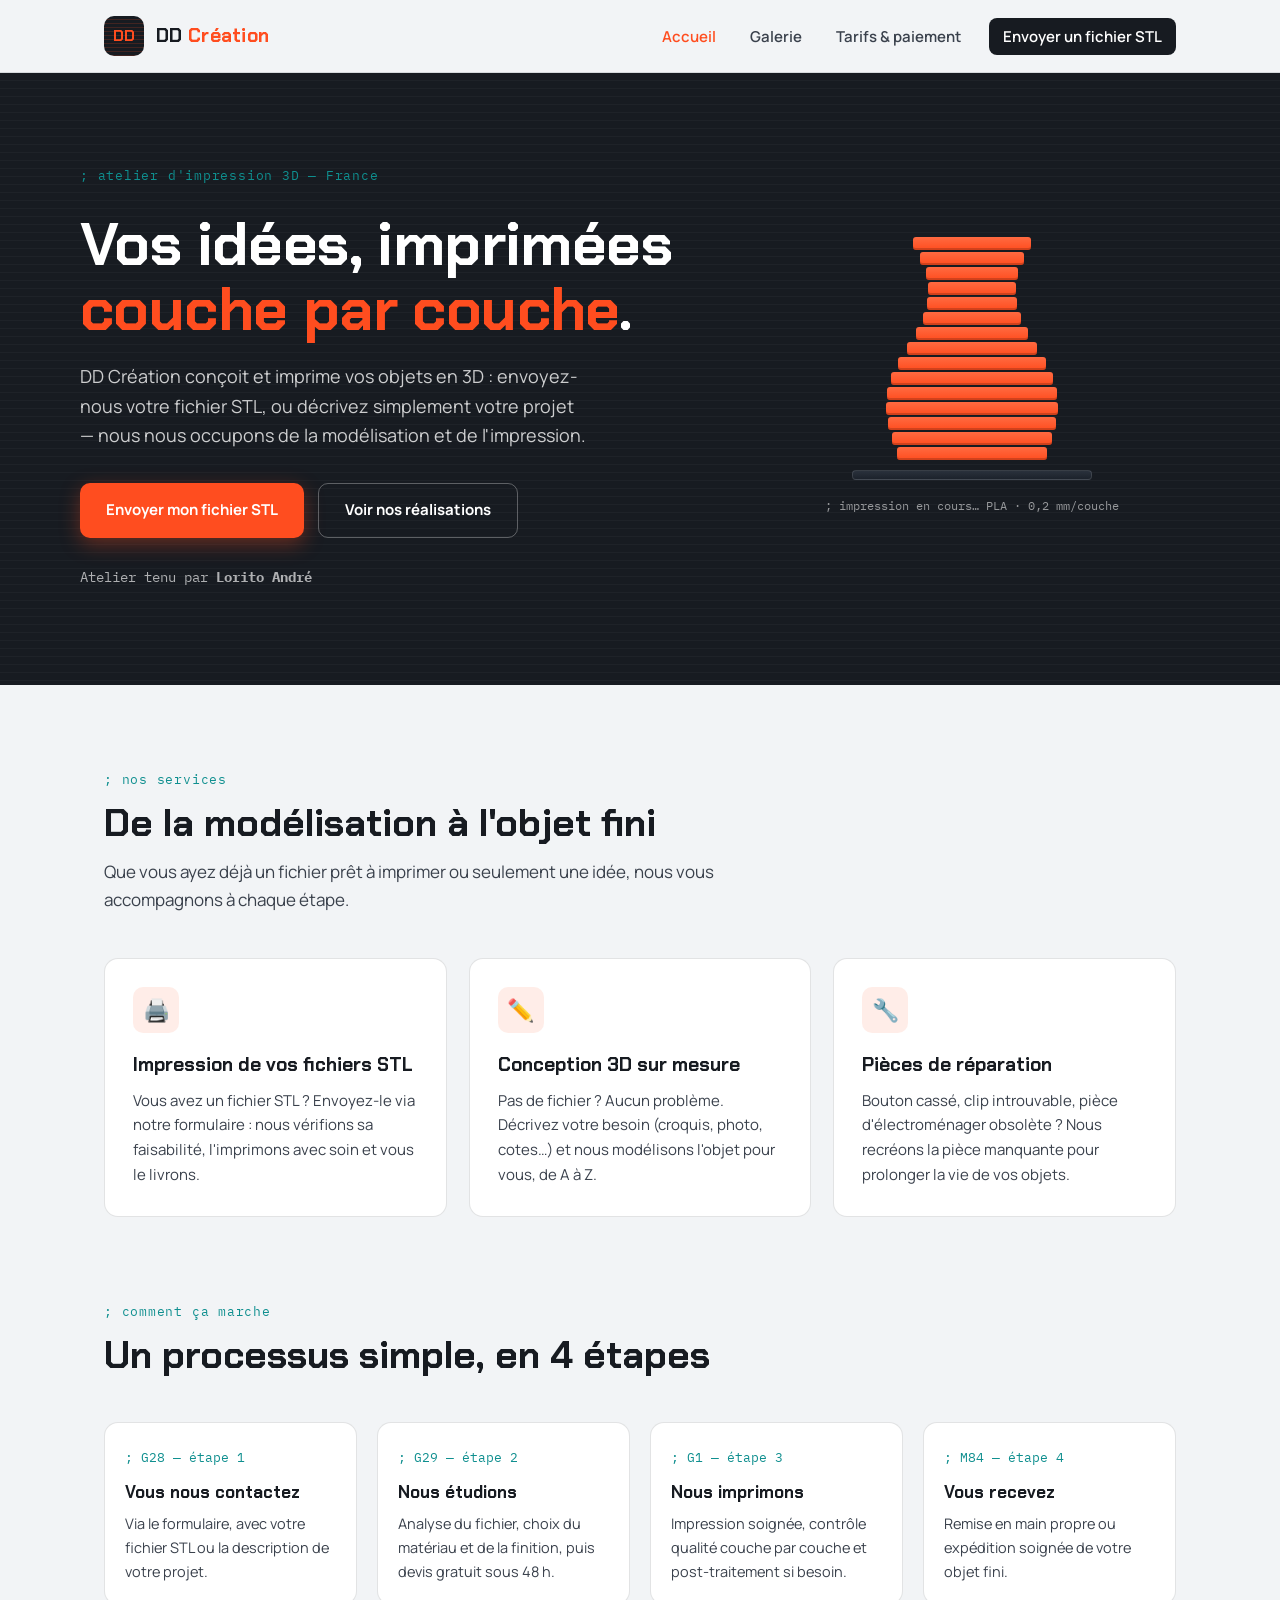
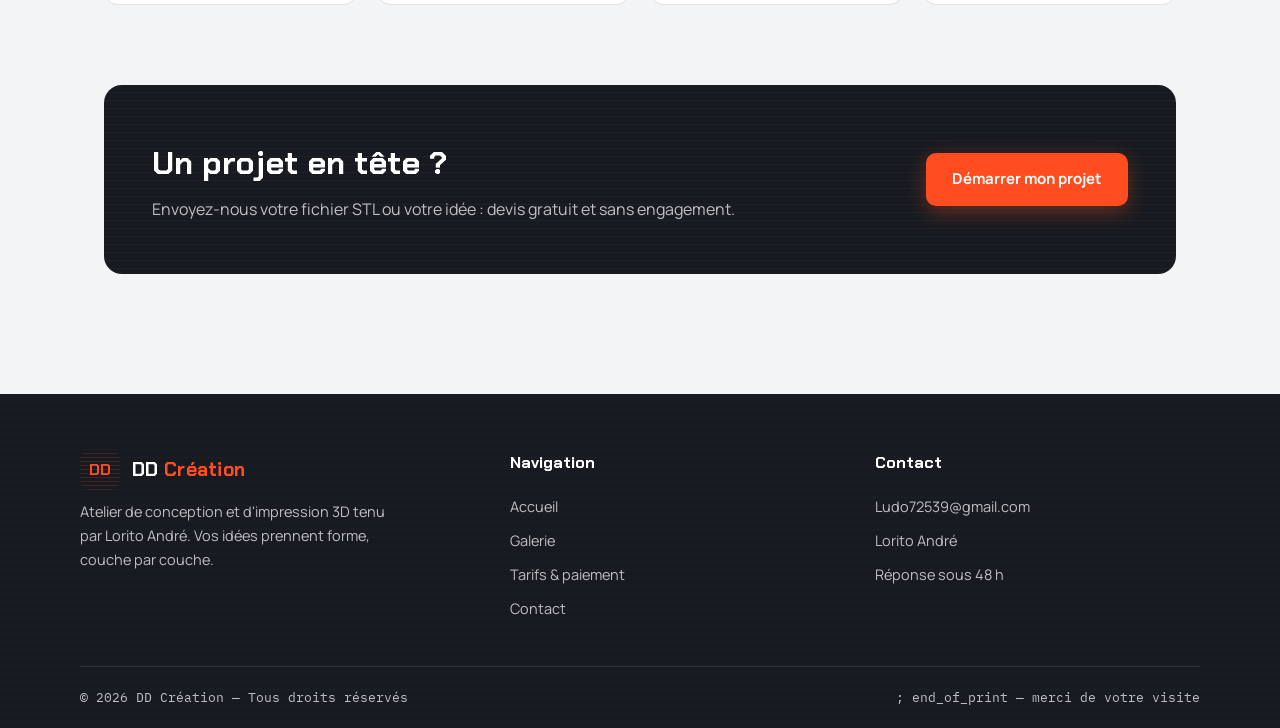
<file: index.html>
<!DOCTYPE html>
<html lang="fr">
<head>
  <meta charset="UTF-8">
  <meta name="viewport" content="width=device-width, initial-scale=1.0">
  <title>DD Création — Conception & impression 3D sur mesure</title>
  <meta name="description" content="DD Création, atelier d'impression 3D tenu par Lorito André. Envoyez votre fichier STL, nous l'imprimons. Conception d'objets 3D sur mesure.">
  <link rel="stylesheet" href="css/style.css">
</head>
<body>

  <header class="site-header">
    <div class="container nav">
      <a href="index.html" class="logo">
        <span class="logo-mark">DD</span>
        <span class="logo-name">DD <span>Création</span></span>
      </a>
      <button class="burger" aria-label="Ouvrir le menu" aria-expanded="false">
        <span></span><span></span><span></span>
      </button>
      <ul class="nav-links">
        <li><a href="index.html" class="active">Accueil</a></li>
        <li><a href="galerie.html">Galerie</a></li>
        <li><a href="paiement.html">Tarifs & paiement</a></li>
        <li><a href="contact.html" class="nav-cta">Envoyer un fichier STL</a></li>
      </ul>
    </div>
  </header>

  <!-- Bannière -->
  <section class="hero">
    <div class="container hero-inner">
      <div>
        <span class="eyebrow">; atelier d'impression 3D — France</span>
        <h1>Vos idées, imprimées <em>couche par couche</em>.</h1>
        <p class="lead">
          DD Création conçoit et imprime vos objets en 3D : envoyez-nous votre
          fichier STL, ou décrivez simplement votre projet — nous nous occupons
          de la modélisation et de l'impression.
        </p>
        <div class="hero-actions">
          <a href="contact.html" class="btn btn-primary">Envoyer mon fichier STL</a>
          <a href="galerie.html" class="btn btn-ghost">Voir nos réalisations</a>
        </div>
        <p class="owner" style="margin-top:28px;">Atelier tenu par <strong>Lorito André</strong></p>
      </div>

      <!-- Signature : impression animée -->
      <div class="printer-stage" aria-hidden="true">
        <div class="print-object" id="printObject"></div>
        <div class="print-bed"></div>
        <p class="print-caption">; impression en cours… PLA · 0,2 mm/couche</p>
      </div>
    </div>
  </section>

  <!-- Services -->
  <section class="section">
    <div class="container">
      <div class="section-head">
        <span class="eyebrow">; nos services</span>
        <h2>De la modélisation à l'objet fini</h2>
        <p>Que vous ayez déjà un fichier prêt à imprimer ou seulement une idée, nous vous accompagnons à chaque étape.</p>
      </div>
      <div class="grid-3">
        <article class="card">
          <div class="icon">🖨️</div>
          <h3>Impression de vos fichiers STL</h3>
          <p>Vous avez un fichier STL ? Envoyez-le via notre formulaire : nous vérifions sa faisabilité, l'imprimons avec soin et vous le livrons.</p>
        </article>
        <article class="card">
          <div class="icon">✏️</div>
          <h3>Conception 3D sur mesure</h3>
          <p>Pas de fichier ? Aucun problème. Décrivez votre besoin (croquis, photo, cotes…) et nous modélisons l'objet pour vous, de A à Z.</p>
        </article>
        <article class="card">
          <div class="icon">🔧</div>
          <h3>Pièces de réparation</h3>
          <p>Bouton cassé, clip introuvable, pièce d'électroménager obsolète ? Nous recréons la pièce manquante pour prolonger la vie de vos objets.</p>
        </article>
      </div>
    </div>
  </section>

  <!-- Étapes -->
  <section class="section" style="padding-top:0;">
    <div class="container">
      <div class="section-head">
        <span class="eyebrow">; comment ça marche</span>
        <h2>Un processus simple, en 4 étapes</h2>
      </div>
      <div class="steps">
        <div class="step">
          <span class="num">; G28 — étape 1</span>
          <h3>Vous nous contactez</h3>
          <p>Via le formulaire, avec votre fichier STL ou la description de votre projet.</p>
        </div>
        <div class="step">
          <span class="num">; G29 — étape 2</span>
          <h3>Nous étudions</h3>
          <p>Analyse du fichier, choix du matériau et de la finition, puis devis gratuit sous 48 h.</p>
        </div>
        <div class="step">
          <span class="num">; G1 — étape 3</span>
          <h3>Nous imprimons</h3>
          <p>Impression soignée, contrôle qualité couche par couche et post-traitement si besoin.</p>
        </div>
        <div class="step">
          <span class="num">; M84 — étape 4</span>
          <h3>Vous recevez</h3>
          <p>Remise en main propre ou expédition soignée de votre objet fini.</p>
        </div>
      </div>
    </div>
  </section>

  <!-- Bandeau CTA -->
  <section class="section" style="padding-top:0;">
    <div class="container">
      <div class="cta-band">
        <div>
          <h2>Un projet en tête ?</h2>
          <p>Envoyez-nous votre fichier STL ou votre idée : devis gratuit et sans engagement.</p>
        </div>
        <a href="contact.html" class="btn btn-primary">Démarrer mon projet</a>
      </div>
    </div>
  </section>

  <footer class="site-footer">
    <div class="container footer-inner">
      <div class="footer-brand">
        <a href="index.html" class="logo" style="color:#fff;">
          <span class="logo-mark">DD</span>
          <span class="logo-name">DD <span style="color:var(--accent);">Création</span></span>
        </a>
        <p>Atelier de conception et d'impression 3D tenu par Lorito André. Vos idées prennent forme, couche par couche.</p>
      </div>
      <div>
        <h4>Navigation</h4>
        <ul>
          <li><a href="index.html">Accueil</a></li>
          <li><a href="galerie.html">Galerie</a></li>
          <li><a href="paiement.html">Tarifs & paiement</a></li>
          <li><a href="contact.html">Contact</a></li>
        </ul>
      </div>
      <div>
        <h4>Contact</h4>
        <ul>
          <li><a href="mailto:Ludo72539@gmail.com">Ludo72539@gmail.com</a></li>
          <li>Lorito André</li>
          <li>Réponse sous 48 h</li>
        </ul>
      </div>
    </div>
    <div class="container footer-bottom">
      <span>© 2026 DD Création — Tous droits réservés</span>
      <span>; end_of_print — merci de votre visite</span>
    </div>
  </footer>

  <script src="js/script.js"></script>
</body>
</html>
</file>
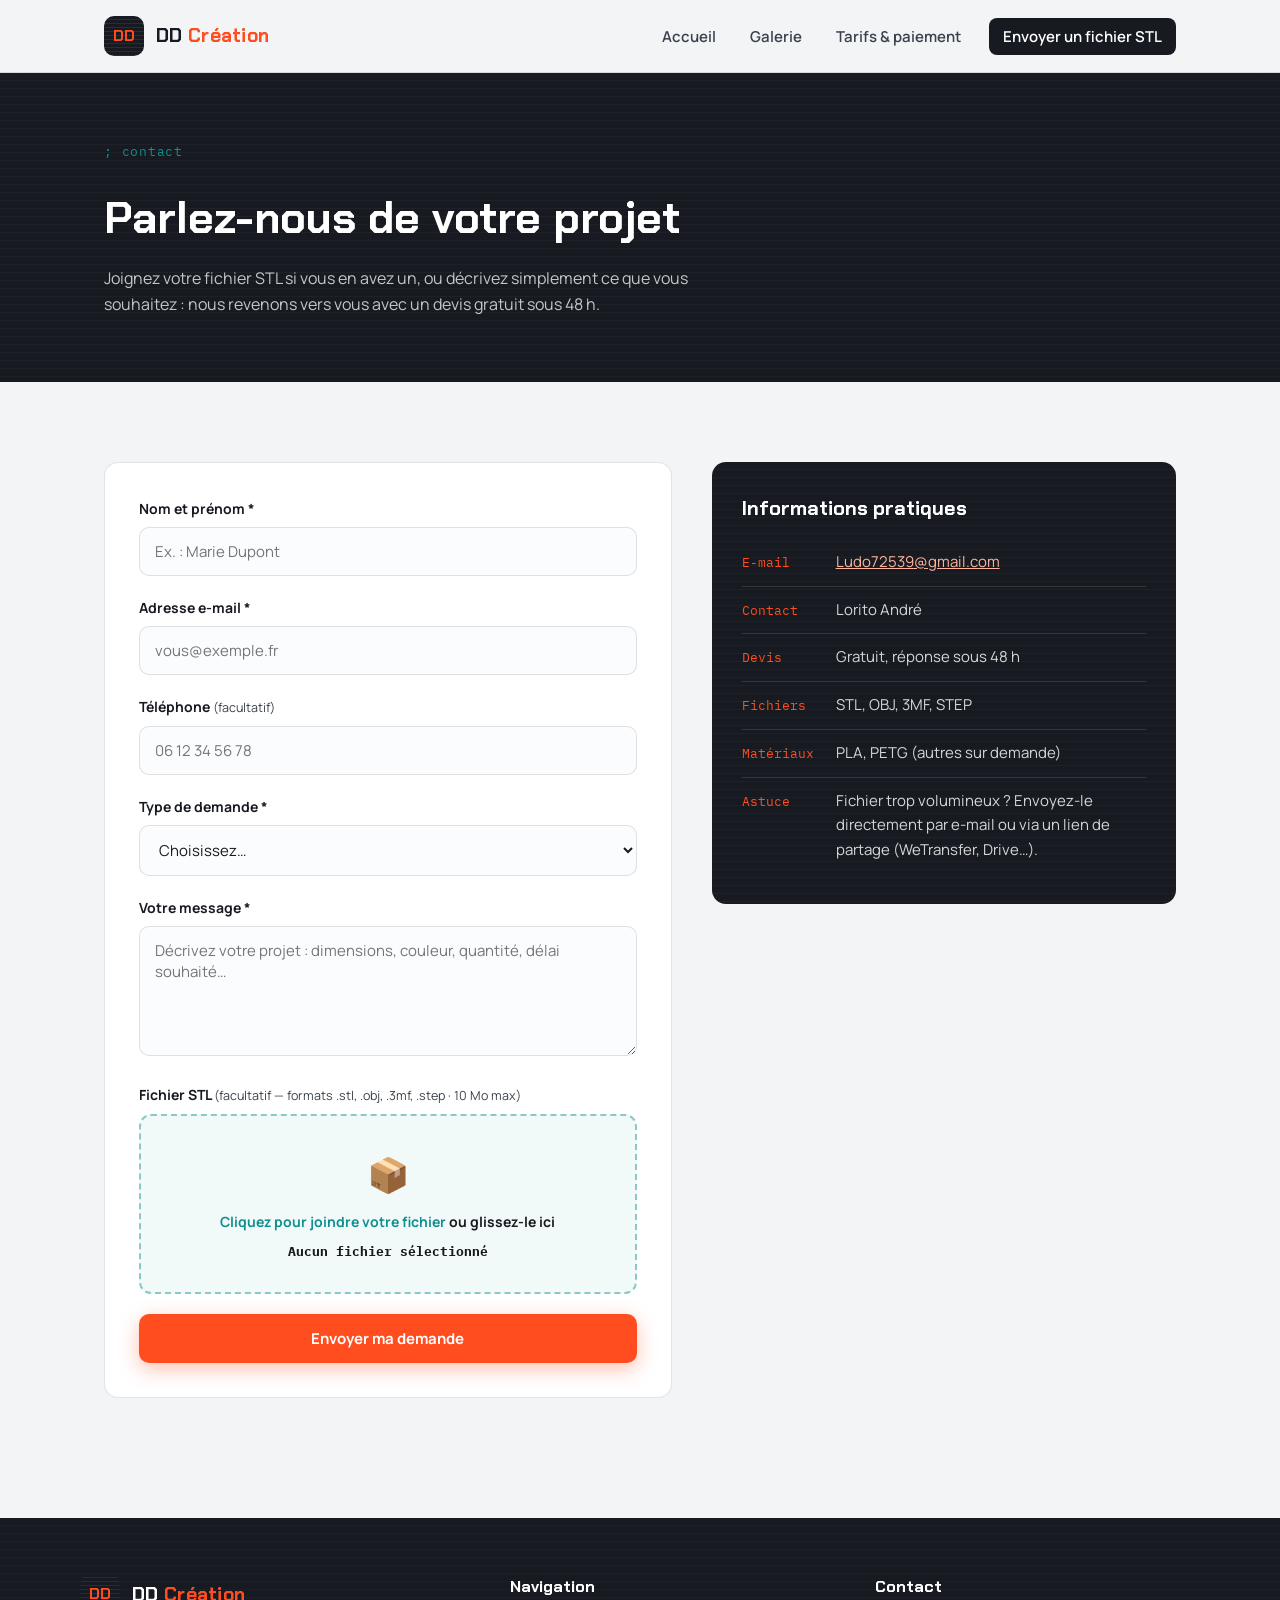
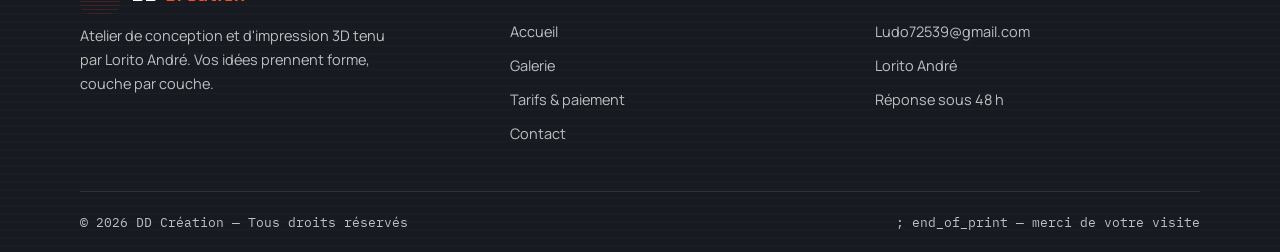
<file: contact.html>
<!DOCTYPE html>
<html lang="fr">
<head>
  <meta charset="UTF-8">
  <meta name="viewport" content="width=device-width, initial-scale=1.0">
  <title>Contact & envoi de fichier STL — DD Création</title>
  <meta name="description" content="Contactez DD Création : envoyez votre fichier STL ou décrivez votre projet d'impression 3D. Devis gratuit sous 48 h.">
  <link rel="stylesheet" href="css/style.css">
</head>
<body>

  <header class="site-header">
    <div class="container nav">
      <a href="index.html" class="logo">
        <span class="logo-mark">DD</span>
        <span class="logo-name">DD <span>Création</span></span>
      </a>
      <button class="burger" aria-label="Ouvrir le menu" aria-expanded="false">
        <span></span><span></span><span></span>
      </button>
      <ul class="nav-links">
        <li><a href="index.html">Accueil</a></li>
        <li><a href="galerie.html">Galerie</a></li>
        <li><a href="paiement.html">Tarifs & paiement</a></li>
        <li><a href="contact.html" class="nav-cta active">Envoyer un fichier STL</a></li>
      </ul>
    </div>
  </header>

  <section class="page-hero">
    <div class="container">
      <span class="eyebrow">; contact</span>
      <h1>Parlez-nous de votre projet</h1>
      <p>Joignez votre fichier STL si vous en avez un, ou décrivez simplement ce que vous souhaitez : nous revenons vers vous avec un devis gratuit sous 48 h.</p>
    </div>
  </section>

  <section class="section">
    <div class="container form-wrap">

      <!--
        Le formulaire utilise FormSubmit (https://formsubmit.co) : les messages
        ET les pièces jointes (fichier STL) sont envoyés directement à l'adresse
        Ludo72539@gmail.com, sans serveur à gérer.
        À la première soumission, FormSubmit enverra un e-mail de confirmation
        à cette adresse : il suffit de cliquer sur le lien pour activer le formulaire.
      -->
      <form class="form-card" action="https://formsubmit.co/Ludo72539@gmail.com" method="POST" enctype="multipart/form-data">

        <!-- Réglages FormSubmit -->
        <input type="hidden" name="_subject" value="Nouvelle demande — DD Création">
        <input type="hidden" name="_template" value="table">
        <input type="hidden" name="_captcha" value="true">
        <!-- Remplacer VOTRE-SITE.fr par l'adresse réelle du site une fois en ligne : -->
        <input type="hidden" name="_next" value="merci.html">

        <div class="field">
          <label for="nom">Nom et prénom *</label>
          <input type="text" id="nom" name="Nom" required autocomplete="name" placeholder="Ex. : Marie Dupont">
        </div>

        <div class="field">
          <label for="email">Adresse e-mail *</label>
          <input type="email" id="email" name="Email" required autocomplete="email" placeholder="vous@exemple.fr">
        </div>

        <div class="field">
          <label for="tel">Téléphone <span class="hint">(facultatif)</span></label>
          <input type="tel" id="tel" name="Téléphone" autocomplete="tel" placeholder="06 12 34 56 78">
        </div>

        <div class="field">
          <label for="type">Type de demande *</label>
          <select id="type" name="Type de demande" required>
            <option value="" disabled selected>Choisissez…</option>
            <option>Impression d'un fichier STL que je fournis</option>
            <option>Conception 3D sur mesure (je n'ai pas de fichier)</option>
            <option>Pièce de réparation</option>
            <option>Autre demande</option>
          </select>
        </div>

        <div class="field">
          <label for="message">Votre message *</label>
          <textarea id="message" name="Message" required placeholder="Décrivez votre projet : dimensions, couleur, quantité, délai souhaité…"></textarea>
        </div>

        <div class="field">
          <label>Fichier STL <span class="hint">(facultatif — formats .stl, .obj, .3mf, .step · 10 Mo max)</span></label>
          <label class="dropzone" id="dropzone" tabindex="0">
            <div class="dz-icon">📦</div>
            <div><strong>Cliquez pour joindre votre fichier</strong> ou glissez-le ici</div>
            <div class="dz-file" id="dzFile">Aucun fichier sélectionné</div>
            <input type="file" id="fichier" name="attachment" accept=".stl,.obj,.3mf,.step,.stp">
          </label>
        </div>

        <button type="submit" class="btn btn-primary" style="width:100%; justify-content:center;">
          Envoyer ma demande
        </button>
      </form>

      <aside class="info-card">
        <h3>Informations pratiques</h3>
        <ul>
          <li><span class="k">E-mail</span> <a href="mailto:Ludo72539@gmail.com">Ludo72539@gmail.com</a></li>
          <li><span class="k">Contact</span> Lorito André</li>
          <li><span class="k">Devis</span> Gratuit, réponse sous 48 h</li>
          <li><span class="k">Fichiers</span> STL, OBJ, 3MF, STEP</li>
          <li><span class="k">Matériaux</span> PLA, PETG (autres sur demande)</li>
          <li><span class="k">Astuce</span> Fichier trop volumineux ? Envoyez-le directement par e-mail ou via un lien de partage (WeTransfer, Drive…).</li>
        </ul>
      </aside>

    </div>
  </section>

  <footer class="site-footer">
    <div class="container footer-inner">
      <div class="footer-brand">
        <a href="index.html" class="logo" style="color:#fff;">
          <span class="logo-mark">DD</span>
          <span class="logo-name">DD <span style="color:var(--accent);">Création</span></span>
        </a>
        <p>Atelier de conception et d'impression 3D tenu par Lorito André. Vos idées prennent forme, couche par couche.</p>
      </div>
      <div>
        <h4>Navigation</h4>
        <ul>
          <li><a href="index.html">Accueil</a></li>
          <li><a href="galerie.html">Galerie</a></li>
          <li><a href="paiement.html">Tarifs & paiement</a></li>
          <li><a href="contact.html">Contact</a></li>
        </ul>
      </div>
      <div>
        <h4>Contact</h4>
        <ul>
          <li><a href="mailto:Ludo72539@gmail.com">Ludo72539@gmail.com</a></li>
          <li>Lorito André</li>
          <li>Réponse sous 48 h</li>
        </ul>
      </div>
    </div>
    <div class="container footer-bottom">
      <span>© 2026 DD Création — Tous droits réservés</span>
      <span>; end_of_print — merci de votre visite</span>
    </div>
  </footer>

  <script src="js/script.js"></script>
</body>
</html>
</file>
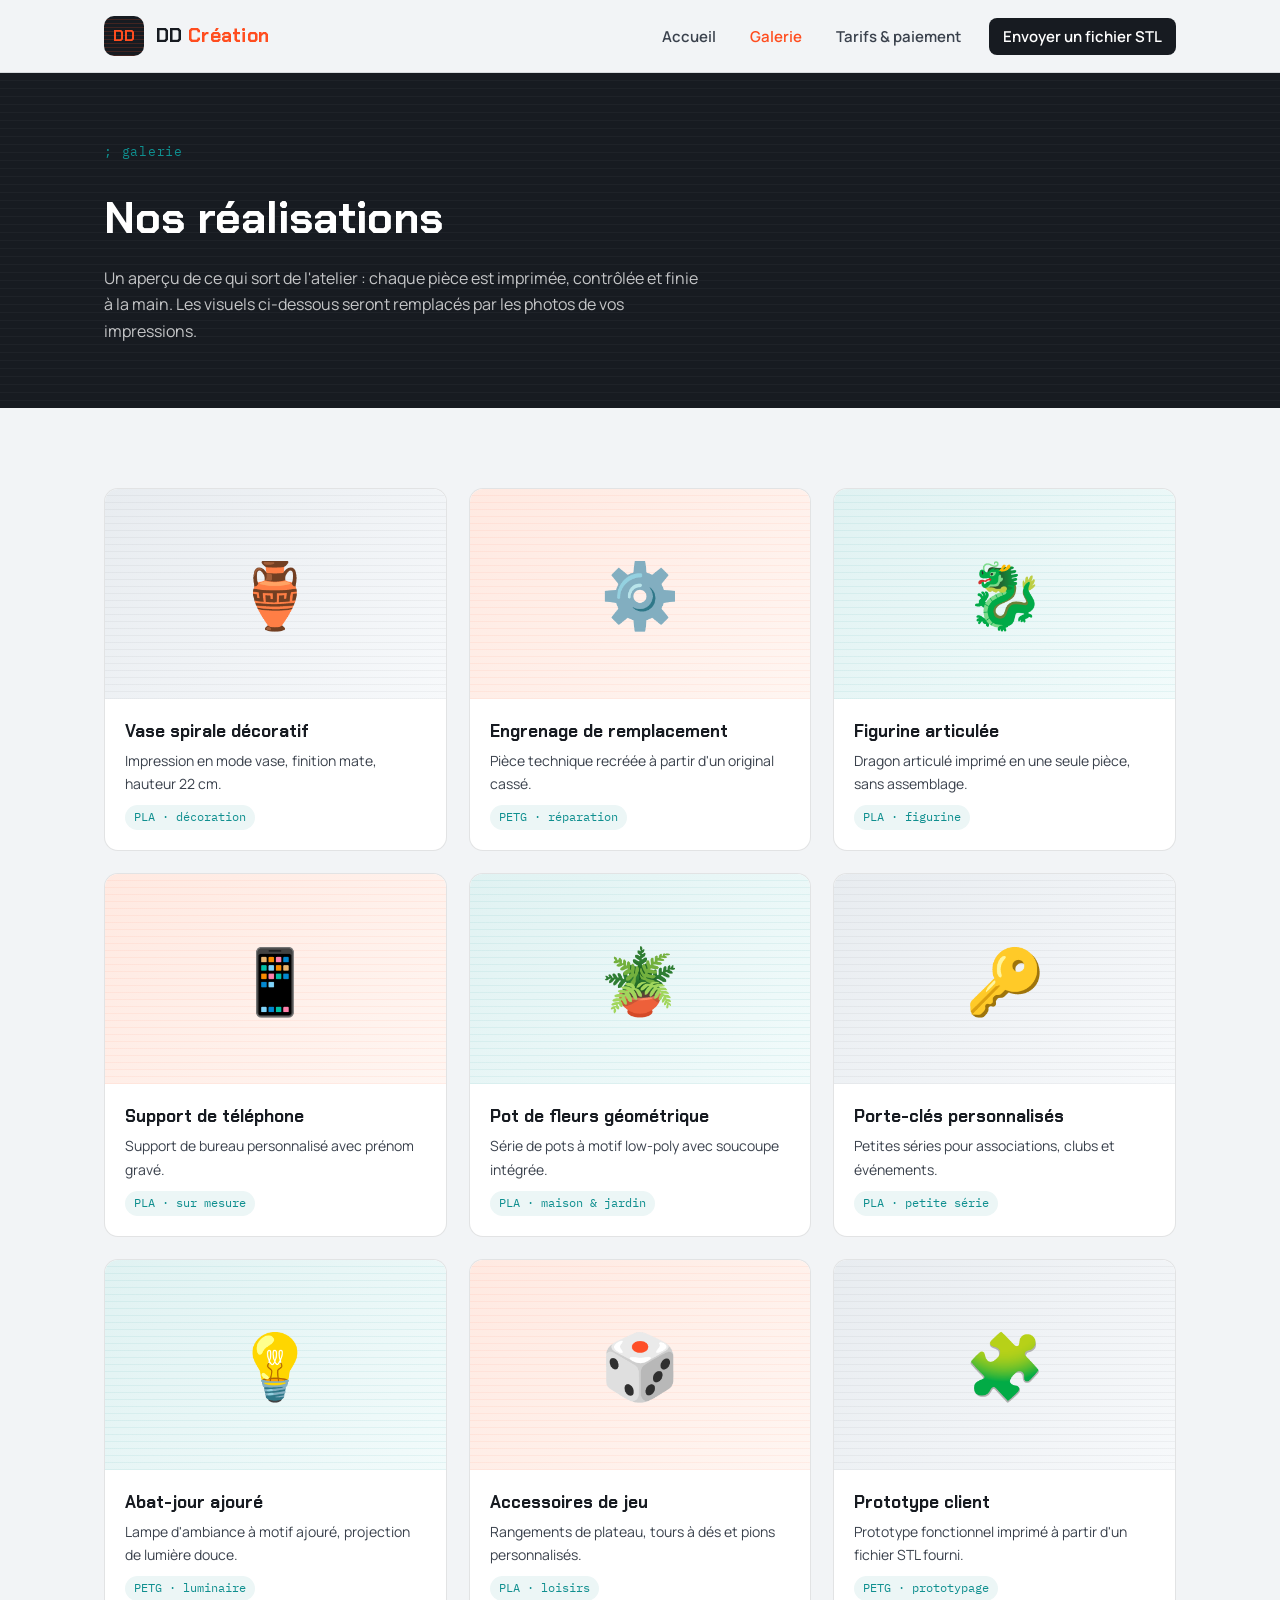
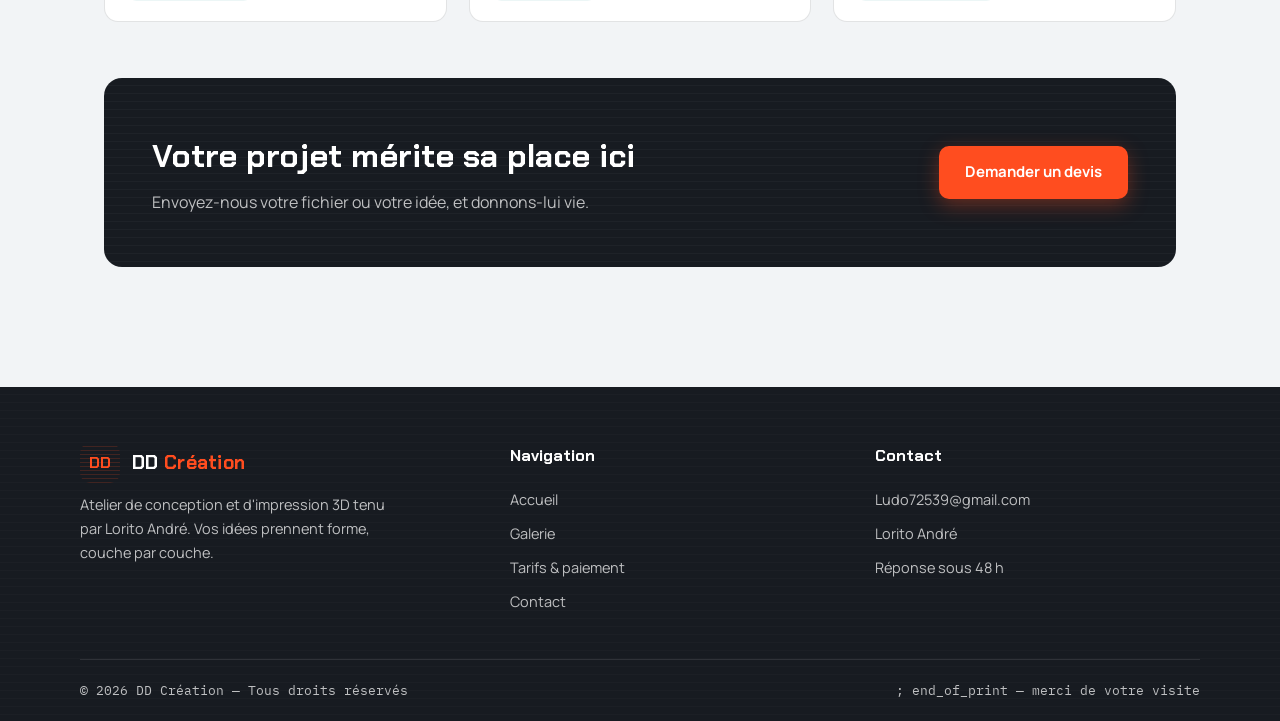
<file: galerie.html>
<!DOCTYPE html>
<html lang="fr">
<head>
  <meta charset="UTF-8">
  <meta name="viewport" content="width=device-width, initial-scale=1.0">
  <title>Galerie — DD Création</title>
  <meta name="description" content="Découvrez les réalisations de DD Création : objets décoratifs, pièces techniques, figurines et créations sur mesure imprimées en 3D.">
  <link rel="stylesheet" href="css/style.css">
</head>
<body>

  <header class="site-header">
    <div class="container nav">
      <a href="index.html" class="logo">
        <span class="logo-mark">DD</span>
        <span class="logo-name">DD <span>Création</span></span>
      </a>
      <button class="burger" aria-label="Ouvrir le menu" aria-expanded="false">
        <span></span><span></span><span></span>
      </button>
      <ul class="nav-links">
        <li><a href="index.html">Accueil</a></li>
        <li><a href="galerie.html" class="active">Galerie</a></li>
        <li><a href="paiement.html">Tarifs & paiement</a></li>
        <li><a href="contact.html" class="nav-cta">Envoyer un fichier STL</a></li>
      </ul>
    </div>
  </header>

  <section class="page-hero">
    <div class="container">
      <span class="eyebrow">; galerie</span>
      <h1>Nos réalisations</h1>
      <p>Un aperçu de ce qui sort de l'atelier : chaque pièce est imprimée, contrôlée et finie à la main. Les visuels ci-dessous seront remplacés par les photos de vos impressions.</p>
    </div>
  </section>

  <section class="section">
    <div class="container">
      <div class="gallery-grid">

        <article class="g-item">
          <div class="g-visual" aria-hidden="true">🏺</div>
          <div class="g-body">
            <h3>Vase spirale décoratif</h3>
            <p>Impression en mode vase, finition mate, hauteur 22 cm.</p>
            <span class="g-tag">PLA · décoration</span>
          </div>
        </article>

        <article class="g-item">
          <div class="g-visual v2" aria-hidden="true">⚙️</div>
          <div class="g-body">
            <h3>Engrenage de remplacement</h3>
            <p>Pièce technique recréée à partir d'un original cassé.</p>
            <span class="g-tag">PETG · réparation</span>
          </div>
        </article>

        <article class="g-item">
          <div class="g-visual v3" aria-hidden="true">🐉</div>
          <div class="g-body">
            <h3>Figurine articulée</h3>
            <p>Dragon articulé imprimé en une seule pièce, sans assemblage.</p>
            <span class="g-tag">PLA · figurine</span>
          </div>
        </article>

        <article class="g-item">
          <div class="g-visual v2" aria-hidden="true">📱</div>
          <div class="g-body">
            <h3>Support de téléphone</h3>
            <p>Support de bureau personnalisé avec prénom gravé.</p>
            <span class="g-tag">PLA · sur mesure</span>
          </div>
        </article>

        <article class="g-item">
          <div class="g-visual v3" aria-hidden="true">🪴</div>
          <div class="g-body">
            <h3>Pot de fleurs géométrique</h3>
            <p>Série de pots à motif low-poly avec soucoupe intégrée.</p>
            <span class="g-tag">PLA · maison & jardin</span>
          </div>
        </article>

        <article class="g-item">
          <div class="g-visual" aria-hidden="true">🔑</div>
          <div class="g-body">
            <h3>Porte-clés personnalisés</h3>
            <p>Petites séries pour associations, clubs et événements.</p>
            <span class="g-tag">PLA · petite série</span>
          </div>
        </article>

        <article class="g-item">
          <div class="g-visual v3" aria-hidden="true">💡</div>
          <div class="g-body">
            <h3>Abat-jour ajouré</h3>
            <p>Lampe d'ambiance à motif ajouré, projection de lumière douce.</p>
            <span class="g-tag">PETG · luminaire</span>
          </div>
        </article>

        <article class="g-item">
          <div class="g-visual v2" aria-hidden="true">🎲</div>
          <div class="g-body">
            <h3>Accessoires de jeu</h3>
            <p>Rangements de plateau, tours à dés et pions personnalisés.</p>
            <span class="g-tag">PLA · loisirs</span>
          </div>
        </article>

        <article class="g-item">
          <div class="g-visual" aria-hidden="true">🧩</div>
          <div class="g-body">
            <h3>Prototype client</h3>
            <p>Prototype fonctionnel imprimé à partir d'un fichier STL fourni.</p>
            <span class="g-tag">PETG · prototypage</span>
          </div>
        </article>

      </div>

      <div class="cta-band" style="margin-top:56px;">
        <div>
          <h2>Votre projet mérite sa place ici</h2>
          <p>Envoyez-nous votre fichier ou votre idée, et donnons-lui vie.</p>
        </div>
        <a href="contact.html" class="btn btn-primary">Demander un devis</a>
      </div>
    </div>
  </section>

  <footer class="site-footer">
    <div class="container footer-inner">
      <div class="footer-brand">
        <a href="index.html" class="logo" style="color:#fff;">
          <span class="logo-mark">DD</span>
          <span class="logo-name">DD <span style="color:var(--accent);">Création</span></span>
        </a>
        <p>Atelier de conception et d'impression 3D tenu par Lorito André. Vos idées prennent forme, couche par couche.</p>
      </div>
      <div>
        <h4>Navigation</h4>
        <ul>
          <li><a href="index.html">Accueil</a></li>
          <li><a href="galerie.html">Galerie</a></li>
          <li><a href="paiement.html">Tarifs & paiement</a></li>
          <li><a href="contact.html">Contact</a></li>
        </ul>
      </div>
      <div>
        <h4>Contact</h4>
        <ul>
          <li><a href="mailto:Ludo72539@gmail.com">Ludo72539@gmail.com</a></li>
          <li>Lorito André</li>
          <li>Réponse sous 48 h</li>
        </ul>
      </div>
    </div>
    <div class="container footer-bottom">
      <span>© 2026 DD Création — Tous droits réservés</span>
      <span>; end_of_print — merci de votre visite</span>
    </div>
  </footer>

  <script src="js/script.js"></script>
</body>
</html>
</file>
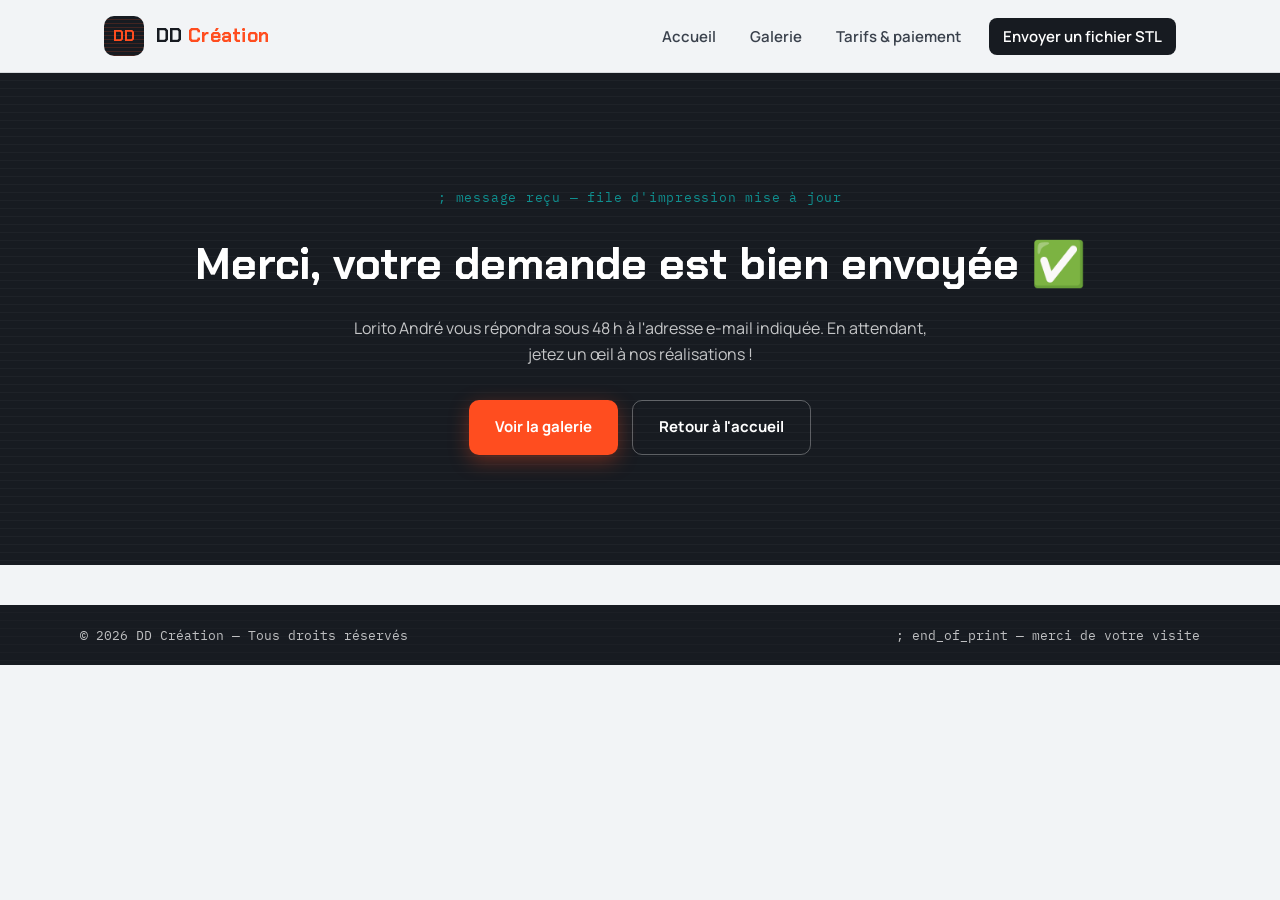
<file: merci.html>
<!DOCTYPE html>
<html lang="fr">
<head>
  <meta charset="UTF-8">
  <meta name="viewport" content="width=device-width, initial-scale=1.0">
  <title>Message envoyé — DD Création</title>
  <link rel="stylesheet" href="css/style.css">
</head>
<body>

  <header class="site-header">
    <div class="container nav">
      <a href="index.html" class="logo">
        <span class="logo-mark">DD</span>
        <span class="logo-name">DD <span>Création</span></span>
      </a>
      <button class="burger" aria-label="Ouvrir le menu" aria-expanded="false">
        <span></span><span></span><span></span>
      </button>
      <ul class="nav-links">
        <li><a href="index.html">Accueil</a></li>
        <li><a href="galerie.html">Galerie</a></li>
        <li><a href="paiement.html">Tarifs & paiement</a></li>
        <li><a href="contact.html" class="nav-cta">Envoyer un fichier STL</a></li>
      </ul>
    </div>
  </header>

  <section class="page-hero" style="padding: 110px 0;">
    <div class="container" style="text-align:center;">
      <span class="eyebrow">; message reçu — file d'impression mise à jour</span>
      <h1>Merci, votre demande est bien envoyée ✅</h1>
      <p style="margin: 14px auto 32px;">Lorito André vous répondra sous 48 h à l'adresse e-mail indiquée. En attendant, jetez un œil à nos réalisations !</p>
      <div class="hero-actions" style="justify-content:center;">
        <a href="galerie.html" class="btn btn-primary">Voir la galerie</a>
        <a href="index.html" class="btn btn-ghost">Retour à l'accueil</a>
      </div>
    </div>
  </section>

  <footer class="site-footer">
    <div class="container footer-bottom" style="border-top:none;">
      <span>© 2026 DD Création — Tous droits réservés</span>
      <span>; end_of_print — merci de votre visite</span>
    </div>
  </footer>

  <script src="js/script.js"></script>
</body>
</html>
</file>
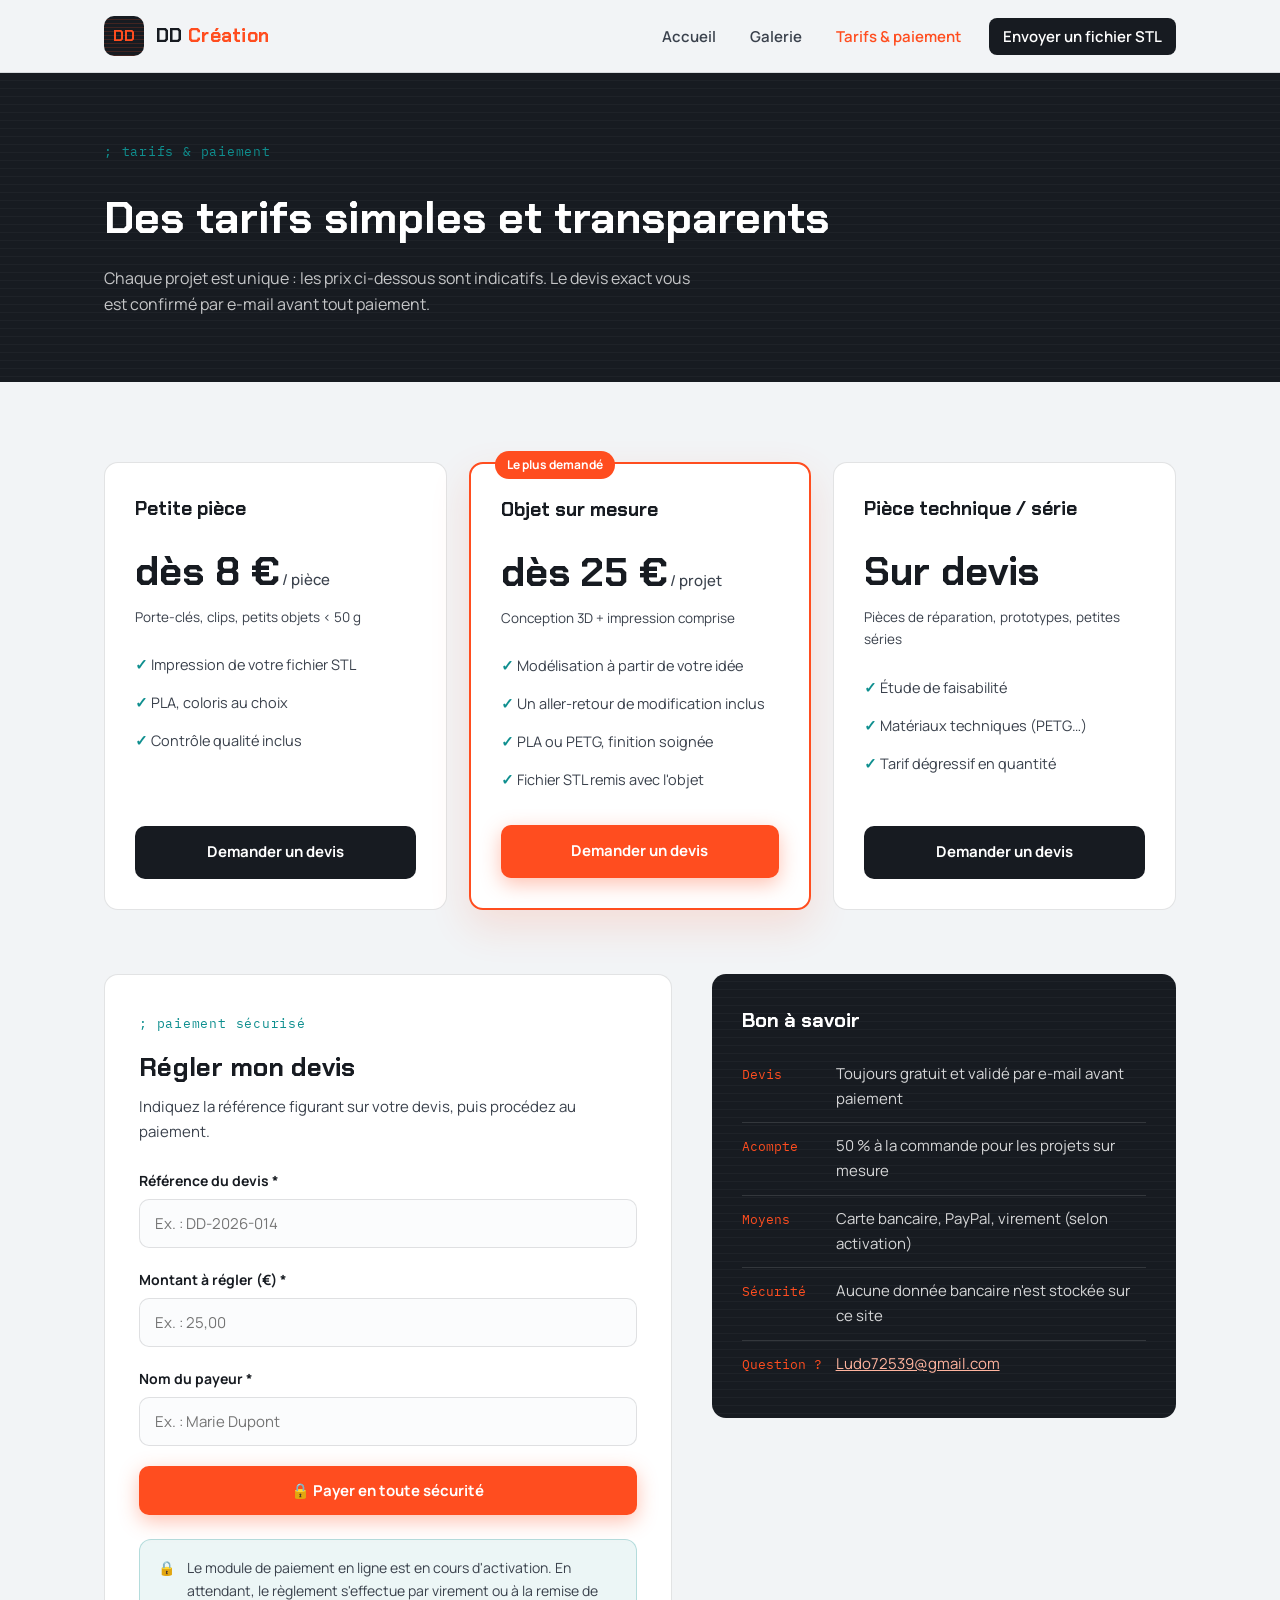
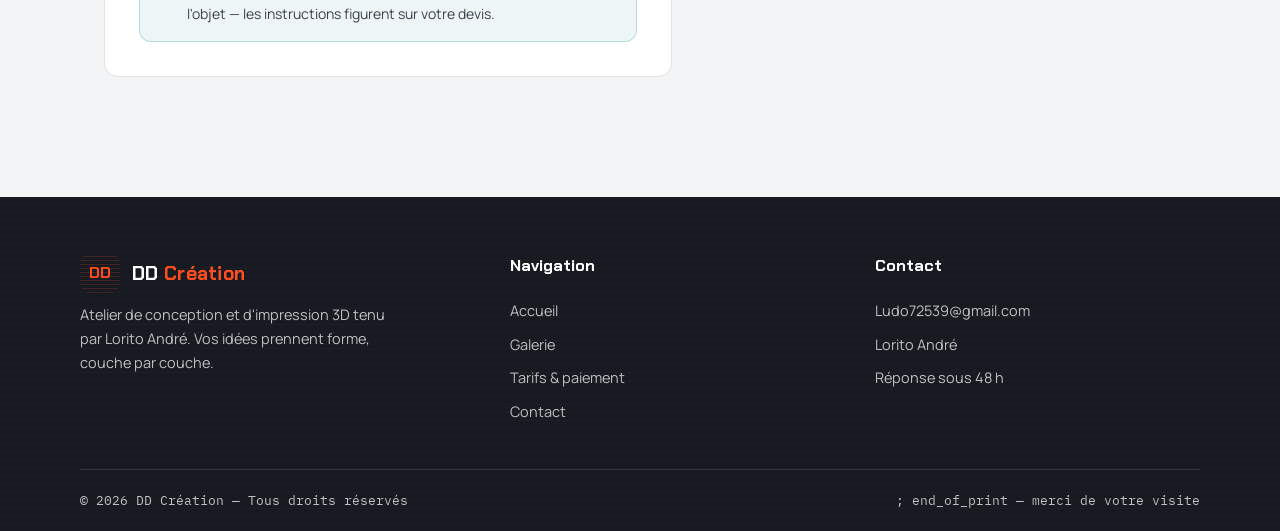
<file: paiement.html>
<!DOCTYPE html>
<html lang="fr">
<head>
  <meta charset="UTF-8">
  <meta name="viewport" content="width=device-width, initial-scale=1.0">
  <title>Tarifs & paiement — DD Création</title>
  <meta name="description" content="Tarifs indicatifs et paiement sécurisé pour vos impressions 3D chez DD Création.">
  <link rel="stylesheet" href="css/style.css">
</head>
<body>

  <header class="site-header">
    <div class="container nav">
      <a href="index.html" class="logo">
        <span class="logo-mark">DD</span>
        <span class="logo-name">DD <span>Création</span></span>
      </a>
      <button class="burger" aria-label="Ouvrir le menu" aria-expanded="false">
        <span></span><span></span><span></span>
      </button>
      <ul class="nav-links">
        <li><a href="index.html">Accueil</a></li>
        <li><a href="galerie.html">Galerie</a></li>
        <li><a href="paiement.html" class="active">Tarifs & paiement</a></li>
        <li><a href="contact.html" class="nav-cta">Envoyer un fichier STL</a></li>
      </ul>
    </div>
  </header>

  <section class="page-hero">
    <div class="container">
      <span class="eyebrow">; tarifs & paiement</span>
      <h1>Des tarifs simples et transparents</h1>
      <p>Chaque projet est unique : les prix ci-dessous sont indicatifs. Le devis exact vous est confirmé par e-mail avant tout paiement.</p>
    </div>
  </section>

  <section class="section">
    <div class="container">

      <!-- Formules indicatives -->
      <div class="pricing">
        <article class="price-card">
          <h3>Petite pièce</h3>
          <div class="price">dès 8 €<small> / pièce</small></div>
          <p class="price-note">Porte-clés, clips, petits objets &lt; 50 g</p>
          <ul>
            <li>Impression de votre fichier STL</li>
            <li>PLA, coloris au choix</li>
            <li>Contrôle qualité inclus</li>
          </ul>
          <a href="contact.html" class="btn btn-dark" style="justify-content:center;">Demander un devis</a>
        </article>

        <article class="price-card featured">
          <span class="badge">Le plus demandé</span>
          <h3>Objet sur mesure</h3>
          <div class="price">dès 25 €<small> / projet</small></div>
          <p class="price-note">Conception 3D + impression comprise</p>
          <ul>
            <li>Modélisation à partir de votre idée</li>
            <li>Un aller-retour de modification inclus</li>
            <li>PLA ou PETG, finition soignée</li>
            <li>Fichier STL remis avec l'objet</li>
          </ul>
          <a href="contact.html" class="btn btn-primary" style="justify-content:center;">Demander un devis</a>
        </article>

        <article class="price-card">
          <h3>Pièce technique / série</h3>
          <div class="price">Sur devis</div>
          <p class="price-note">Pièces de réparation, prototypes, petites séries</p>
          <ul>
            <li>Étude de faisabilité</li>
            <li>Matériaux techniques (PETG…)</li>
            <li>Tarif dégressif en quantité</li>
          </ul>
          <a href="contact.html" class="btn btn-dark" style="justify-content:center;">Demander un devis</a>
        </article>
      </div>

      <!-- Module de paiement -->
      <div class="form-wrap">
        <div class="form-card">
          <span class="eyebrow">; paiement sécurisé</span>
          <h2 style="font-family:var(--font-display); font-size:26px; margin-bottom:6px;">Régler mon devis</h2>
          <p style="color:var(--ink-soft); font-size:15px; margin-bottom:24px;">
            Indiquez la référence figurant sur votre devis, puis procédez au paiement.
          </p>

          <form id="paymentForm">
            <div class="field">
              <label for="ref">Référence du devis *</label>
              <input type="text" id="ref" name="reference" required placeholder="Ex. : DD-2026-014">
            </div>
            <div class="field">
              <label for="montant">Montant à régler (€) *</label>
              <input type="text" id="montant" name="montant" required inputmode="decimal" placeholder="Ex. : 25,00">
            </div>
            <div class="field">
              <label for="payeur">Nom du payeur *</label>
              <input type="text" id="payeur" name="payeur" required autocomplete="name" placeholder="Ex. : Marie Dupont">
            </div>

            <!-- ==========================================================
                 ZONE D'INTÉGRATION DU PRESTATAIRE DE PAIEMENT
                 ==========================================================
                 C'est ICI que s'insèrera le module bancaire choisi.
                 Deux options courantes, au choix :

                 1) STRIPE (carte bancaire) :
                    - Inclure <script src="https://js.stripe.com/v3/"></script>
                    - Remplacer le bouton ci-dessous par le Payment Element
                      Stripe, initialisé avec la clé publique du compte.

                 2) PAYPAL :
                    - Inclure le SDK :
                      <script src="https://www.paypal.com/sdk/js?client-id=VOTRE_CLIENT_ID&currency=EUR"></script>
                    - Remplacer le bouton ci-dessous par :
                      <div id="paypal-button-container"></div>
                      puis paypal.Buttons({...}).render('#paypal-button-container');

                 Le formulaire ci-dessus (référence, montant, payeur) est
                 déjà prêt à alimenter l'un ou l'autre.
                 ========================================================== -->
            <div id="payment-provider-slot"></div>

            <button type="submit" class="btn btn-primary" style="width:100%; justify-content:center;">
              🔒 Payer en toute sécurité
            </button>
          </form>

          <div class="pay-note">
            <span aria-hidden="true">🔒</span>
            <span>Le module de paiement en ligne est en cours d'activation. En attendant, le règlement s'effectue par virement ou à la remise de l'objet — les instructions figurent sur votre devis.</span>
          </div>
        </div>

        <aside class="info-card">
          <h3>Bon à savoir</h3>
          <ul>
            <li><span class="k">Devis</span> Toujours gratuit et validé par e-mail avant paiement</li>
            <li><span class="k">Acompte</span> 50 % à la commande pour les projets sur mesure</li>
            <li><span class="k">Moyens</span> Carte bancaire, PayPal, virement (selon activation)</li>
            <li><span class="k">Sécurité</span> Aucune donnée bancaire n'est stockée sur ce site</li>
            <li><span class="k">Question ?</span> <a href="mailto:Ludo72539@gmail.com">Ludo72539@gmail.com</a></li>
          </ul>
        </aside>
      </div>

    </div>
  </section>

  <footer class="site-footer">
    <div class="container footer-inner">
      <div class="footer-brand">
        <a href="index.html" class="logo" style="color:#fff;">
          <span class="logo-mark">DD</span>
          <span class="logo-name">DD <span style="color:var(--accent);">Création</span></span>
        </a>
        <p>Atelier de conception et d'impression 3D tenu par Lorito André. Vos idées prennent forme, couche par couche.</p>
      </div>
      <div>
        <h4>Navigation</h4>
        <ul>
          <li><a href="index.html">Accueil</a></li>
          <li><a href="galerie.html">Galerie</a></li>
          <li><a href="paiement.html">Tarifs & paiement</a></li>
          <li><a href="contact.html">Contact</a></li>
        </ul>
      </div>
      <div>
        <h4>Contact</h4>
        <ul>
          <li><a href="mailto:Ludo72539@gmail.com">Ludo72539@gmail.com</a></li>
          <li>Lorito André</li>
          <li>Réponse sous 48 h</li>
        </ul>
      </div>
    </div>
    <div class="container footer-bottom">
      <span>© 2026 DD Création — Tous droits réservés</span>
      <span>; end_of_print — merci de votre visite</span>
    </div>
  </footer>

  <script src="js/script.js"></script>
</body>
</html>
</file>
<file: css/style.css>
/* ============================================
   DD CRÉATION — Impression 3D & Conception
   Direction : atelier technique, lumière froide,
   accent "filament" orange, motif lignes de couche
   ============================================ */

@import url('https://fonts.googleapis.com/css2?family=Chakra+Petch:wght@500;600;700&family=Manrope:wght@400;500;600;700&family=IBM+Plex+Mono:wght@400;500&display=swap');

:root {
  --ink: #171b21;
  --ink-soft: #3a414c;
  --paper: #f2f4f6;
  --card: #ffffff;
  --accent: #ff4d1f;
  --accent-dark: #d93a10;
  --teal: #0f8f8f;
  --line: rgba(23, 27, 33, 0.12);
  --radius: 14px;
  --font-display: 'Chakra Petch', sans-serif;
  --font-body: 'Manrope', sans-serif;
  --font-mono: 'IBM Plex Mono', monospace;
  --maxw: 1120px;
}

* { margin: 0; padding: 0; box-sizing: border-box; }

html { scroll-behavior: smooth; }

body {
  font-family: var(--font-body);
  background: var(--paper);
  color: var(--ink);
  line-height: 1.65;
  -webkit-font-smoothing: antialiased;
}

img { max-width: 100%; display: block; }

.container { max-width: var(--maxw); margin: 0 auto; padding: 0 24px; }

/* ---------- En-tête ---------- */
.site-header {
  position: sticky; top: 0; z-index: 50;
  background: rgba(242, 244, 246, 0.88);
  backdrop-filter: blur(10px);
  border-bottom: 1px solid var(--line);
}
.nav {
  display: flex; align-items: center; justify-content: space-between;
  height: 72px;
}
.logo {
  display: flex; align-items: center; gap: 12px;
  text-decoration: none; color: var(--ink);
}
.logo-mark {
  width: 40px; height: 40px; border-radius: 10px;
  background: var(--ink);
  display: grid; place-items: center;
  font-family: var(--font-display); font-weight: 700;
  color: var(--accent); font-size: 15px; letter-spacing: 0.5px;
  background-image: repeating-linear-gradient(
    to bottom, transparent 0 3px, rgba(255, 77, 31, 0.18) 3px 4px);
}
.logo-name {
  font-family: var(--font-display); font-weight: 700; font-size: 19px;
  letter-spacing: 0.3px;
}
.logo-name span { color: var(--accent); }

.nav-links { display: flex; gap: 6px; list-style: none; align-items: center; }
.nav-links a {
  text-decoration: none; color: var(--ink-soft);
  font-weight: 600; font-size: 15px;
  padding: 8px 14px; border-radius: 8px;
  transition: background 0.2s, color 0.2s;
}
.nav-links a:hover { background: rgba(23, 27, 33, 0.06); color: var(--ink); }
.nav-links a.active { color: var(--accent); }
.nav-links a.nav-cta {
  background: var(--ink); color: #fff; margin-left: 8px;
}
.nav-links a.nav-cta:hover { background: var(--accent); }

.burger {
  display: none; background: none; border: 1px solid var(--line);
  border-radius: 8px; width: 42px; height: 42px; cursor: pointer;
  flex-direction: column; align-items: center; justify-content: center; gap: 5px;
}
.burger span { width: 18px; height: 2px; background: var(--ink); transition: 0.25s; }

/* ---------- Étiquettes façon G-code ---------- */
.eyebrow {
  font-family: var(--font-mono); font-size: 13px; color: var(--teal);
  letter-spacing: 0.06em; display: inline-block; margin-bottom: 12px;
}

/* ---------- Héros ---------- */
.hero {
  position: relative; overflow: hidden;
  background: var(--ink); color: #fff;
  background-image: repeating-linear-gradient(
    to bottom, transparent 0 7px, rgba(255, 255, 255, 0.03) 7px 8px);
}
.hero-inner {
  display: grid; grid-template-columns: 1.15fr 0.85fr; gap: 48px;
  align-items: center; padding: 88px 0 96px;
}
.hero h1 {
  font-family: var(--font-display); font-weight: 700;
  font-size: clamp(38px, 5.4vw, 60px); line-height: 1.08;
  letter-spacing: -0.01em; margin: 14px 0 20px;
}
.hero h1 em { font-style: normal; color: var(--accent); }
.hero .owner {
  font-family: var(--font-mono); font-size: 14px; color: rgba(255,255,255,0.65);
}
.hero p.lead {
  font-size: 18px; color: rgba(255, 255, 255, 0.78); max-width: 46ch;
  margin-bottom: 32px;
}
.hero-actions { display: flex; gap: 14px; flex-wrap: wrap; }

.btn {
  display: inline-flex; align-items: center; gap: 8px;
  font-family: var(--font-body); font-weight: 700; font-size: 15px;
  padding: 14px 26px; border-radius: 10px; text-decoration: none;
  border: none; cursor: pointer; transition: transform 0.15s, background 0.2s, box-shadow 0.2s;
}
.btn:active { transform: translateY(1px); }
.btn-primary { background: var(--accent); color: #fff; box-shadow: 0 6px 20px rgba(255, 77, 31, 0.35); }
.btn-primary:hover { background: var(--accent-dark); }
.btn-ghost { background: transparent; color: #fff; border: 1px solid rgba(255,255,255,0.3); }
.btn-ghost:hover { border-color: #fff; }
.btn-dark { background: var(--ink); color: #fff; }
.btn-dark:hover { background: var(--accent); }

/* Signature : objet qui « s'imprime » couche par couche */
.printer-stage { display: flex; flex-direction: column; align-items: center; gap: 0; }
.print-object { display: flex; flex-direction: column-reverse; align-items: center; }
.layer {
  height: 13px; border-radius: 3px;
  background: linear-gradient(180deg, #ff6a41, var(--accent));
  margin-top: 2px;
  opacity: 0; transform: translateY(-8px);
  animation: deposit 0.45s ease-out forwards;
  box-shadow: inset 0 -2px 0 rgba(0, 0, 0, 0.18);
}
@keyframes deposit { to { opacity: 1; transform: translateY(0); } }
.print-bed {
  width: 240px; height: 10px; border-radius: 4px; margin-top: 10px;
  background: linear-gradient(180deg, #2a313c, #1c222b);
  border: 1px solid rgba(255, 255, 255, 0.12);
}
.print-caption {
  font-family: var(--font-mono); font-size: 12px;
  color: rgba(255, 255, 255, 0.55); margin-top: 16px;
}
@media (prefers-reduced-motion: reduce) {
  .layer { animation: none; opacity: 1; transform: none; }
  html { scroll-behavior: auto; }
}

/* ---------- Sections ---------- */
.section { padding: 80px 0; }
.section-head { max-width: 640px; margin-bottom: 44px; }
.section-head h2 {
  font-family: var(--font-display); font-weight: 700;
  font-size: clamp(28px, 3.6vw, 38px); line-height: 1.15; margin-bottom: 12px;
}
.section-head p { color: var(--ink-soft); font-size: 17px; }

/* Cartes services */
.grid-3 { display: grid; grid-template-columns: repeat(3, 1fr); gap: 22px; }
.card {
  background: var(--card); border: 1px solid var(--line);
  border-radius: var(--radius); padding: 28px;
  transition: transform 0.2s, box-shadow 0.2s;
}
.card:hover { transform: translateY(-4px); box-shadow: 0 14px 34px rgba(23, 27, 33, 0.1); }
.card .icon {
  width: 46px; height: 46px; border-radius: 10px;
  background: rgba(255, 77, 31, 0.1); color: var(--accent);
  display: grid; place-items: center; font-size: 22px; margin-bottom: 16px;
}
.card h3 { font-family: var(--font-display); font-size: 19px; margin-bottom: 8px; }
.card p { color: var(--ink-soft); font-size: 15px; }

/* Étapes */
.steps { display: grid; grid-template-columns: repeat(4, 1fr); gap: 20px; }
.step { position: relative; padding: 24px 20px 20px; background: var(--card); border: 1px solid var(--line); border-radius: var(--radius); }
.step .num {
  font-family: var(--font-mono); color: var(--teal); font-size: 13px;
  display: block; margin-bottom: 10px;
}
.step h3 { font-family: var(--font-display); font-size: 17px; margin-bottom: 6px; }
.step p { font-size: 14.5px; color: var(--ink-soft); }

/* Bandeau CTA */
.cta-band {
  background: var(--ink); color: #fff; border-radius: 18px;
  padding: 52px 48px; display: flex; align-items: center;
  justify-content: space-between; gap: 32px; flex-wrap: wrap;
  background-image: repeating-linear-gradient(
    to bottom, transparent 0 7px, rgba(255,255,255,0.03) 7px 8px);
}
.cta-band h2 { font-family: var(--font-display); font-size: clamp(24px, 3vw, 32px); }
.cta-band p { color: rgba(255,255,255,0.72); margin-top: 6px; }

/* ---------- Galerie ---------- */
.gallery-grid { display: grid; grid-template-columns: repeat(3, 1fr); gap: 22px; }
.g-item {
  border-radius: var(--radius); overflow: hidden; background: var(--card);
  border: 1px solid var(--line); transition: transform 0.2s, box-shadow 0.2s;
}
.g-item:hover { transform: translateY(-4px); box-shadow: 0 14px 34px rgba(23,27,33,0.12); }
.g-visual {
  height: 210px; display: grid; place-items: center; font-size: 64px;
  background:
    repeating-linear-gradient(to bottom, transparent 0 6px, rgba(23,27,33,0.045) 6px 7px),
    linear-gradient(135deg, #e8ecf0, #f7f9fb);
}
.g-visual.v2 { background:
    repeating-linear-gradient(to bottom, transparent 0 6px, rgba(255,77,31,0.06) 6px 7px),
    linear-gradient(135deg, #ffe9e1, #fff6f2); }
.g-visual.v3 { background:
    repeating-linear-gradient(to bottom, transparent 0 6px, rgba(15,143,143,0.07) 6px 7px),
    linear-gradient(135deg, #e0f2f2, #f2fbfb); }
.g-body { padding: 18px 20px 20px; }
.g-body h3 { font-family: var(--font-display); font-size: 17px; margin-bottom: 4px; }
.g-body p { font-size: 14px; color: var(--ink-soft); }
.g-tag {
  font-family: var(--font-mono); font-size: 11.5px; color: var(--teal);
  display: inline-block; margin-top: 10px;
  background: rgba(15,143,143,0.08); padding: 3px 9px; border-radius: 20px;
}

/* ---------- Formulaires ---------- */
.form-wrap {
  display: grid; grid-template-columns: 1.1fr 0.9fr; gap: 40px; align-items: start;
}
.form-card {
  background: var(--card); border: 1px solid var(--line);
  border-radius: var(--radius); padding: 34px;
}
.field { margin-bottom: 20px; }
.field label {
  display: block; font-weight: 700; font-size: 14px; margin-bottom: 7px;
}
.field .hint { font-weight: 400; color: var(--ink-soft); font-size: 12.5px; }
.field input[type="text"],
.field input[type="email"],
.field input[type="tel"],
.field select,
.field textarea {
  width: 100%; padding: 13px 15px; font-family: var(--font-body);
  font-size: 15px; color: var(--ink);
  border: 1px solid var(--line); border-radius: 10px; background: #fbfcfd;
  transition: border-color 0.2s, box-shadow 0.2s;
}
.field textarea { resize: vertical; min-height: 130px; }
.field input:focus, .field select:focus, .field textarea:focus {
  outline: none; border-color: var(--accent);
  box-shadow: 0 0 0 3px rgba(255, 77, 31, 0.14);
}

/* Zone de dépôt STL */
.dropzone {
  border: 2px dashed rgba(15, 143, 143, 0.45); border-radius: 12px;
  background: rgba(15, 143, 143, 0.05);
  padding: 30px 20px; text-align: center; cursor: pointer;
  transition: border-color 0.2s, background 0.2s;
}
.dropzone:hover, .dropzone.dragover { border-color: var(--teal); background: rgba(15,143,143,0.1); }
.dropzone .dz-icon { font-size: 34px; margin-bottom: 8px; }
.dropzone strong { color: var(--teal); }
.dropzone .dz-file { font-family: var(--font-mono); font-size: 13px; color: var(--ink); margin-top: 8px; }
.dropzone input[type="file"] { display: none; }

.info-card {
  background: var(--ink); color: #fff; border-radius: var(--radius);
  padding: 30px;
  background-image: repeating-linear-gradient(
    to bottom, transparent 0 7px, rgba(255,255,255,0.03) 7px 8px);
}
.info-card h3 { font-family: var(--font-display); font-size: 20px; margin-bottom: 14px; }
.info-card ul { list-style: none; }
.info-card li {
  padding: 11px 0; border-bottom: 1px solid rgba(255,255,255,0.12);
  font-size: 15px; color: rgba(255,255,255,0.82);
  display: flex; gap: 10px; align-items: baseline;
}
.info-card li:last-child { border-bottom: none; }
.info-card li .k { color: var(--accent); font-family: var(--font-mono); font-size: 13px; min-width: 84px; }
.info-card a { color: #ffb49e; }

/* ---------- Paiement ---------- */
.pricing { display: grid; grid-template-columns: repeat(3, 1fr); gap: 22px; margin-bottom: 64px; }
.price-card {
  background: var(--card); border: 1px solid var(--line); border-radius: var(--radius);
  padding: 30px; position: relative; display: flex; flex-direction: column;
}
.price-card.featured { border: 2px solid var(--accent); box-shadow: 0 16px 40px rgba(255,77,31,0.14); }
.badge {
  position: absolute; top: -13px; left: 24px;
  background: var(--accent); color: #fff; font-size: 12px; font-weight: 700;
  padding: 4px 12px; border-radius: 20px;
}
.price-card h3 { font-family: var(--font-display); font-size: 19px; }
.price {
  font-family: var(--font-display); font-size: 40px; font-weight: 700;
  margin: 14px 0 2px;
}
.price small { font-size: 15px; font-weight: 500; color: var(--ink-soft); font-family: var(--font-body); }
.price-note { font-size: 13.5px; color: var(--ink-soft); margin-bottom: 18px; }
.price-card ul { list-style: none; margin-bottom: 26px; flex: 1; }
.price-card li { padding: 7px 0; font-size: 14.5px; color: var(--ink-soft); }
.price-card li::before { content: "✓  "; color: var(--teal); font-weight: 700; }

.pay-note {
  display: flex; gap: 12px; align-items: flex-start;
  background: rgba(15, 143, 143, 0.08); border: 1px solid rgba(15,143,143,0.25);
  border-radius: 12px; padding: 16px 18px; font-size: 14px; color: var(--ink-soft);
  margin-top: 24px;
}

/* ---------- Pied de page ---------- */
.site-footer {
  background: var(--ink); color: rgba(255,255,255,0.72); margin-top: 40px;
  background-image: repeating-linear-gradient(
    to bottom, transparent 0 7px, rgba(255,255,255,0.02) 7px 8px);
}
.footer-inner {
  display: grid; grid-template-columns: 1.2fr 1fr 1fr; gap: 40px;
  padding: 56px 0 40px;
}
.footer-inner h4 { color: #fff; font-family: var(--font-display); font-size: 16px; margin-bottom: 14px; }
.footer-inner a { color: rgba(255,255,255,0.72); text-decoration: none; }
.footer-inner a:hover { color: var(--accent); }
.footer-inner ul { list-style: none; }
.footer-inner li { padding: 5px 0; font-size: 14.5px; }
.footer-brand p { font-size: 14.5px; max-width: 34ch; margin-top: 10px; }
.footer-bottom {
  border-top: 1px solid rgba(255,255,255,0.1);
  padding: 20px 0; font-family: var(--font-mono); font-size: 12.5px;
  display: flex; justify-content: space-between; gap: 12px; flex-wrap: wrap;
}

/* En-tête de page interne */
.page-hero {
  background: var(--ink); color: #fff; padding: 64px 0;
  background-image: repeating-linear-gradient(
    to bottom, transparent 0 7px, rgba(255,255,255,0.03) 7px 8px);
}
.page-hero h1 { font-family: var(--font-display); font-size: clamp(30px, 4vw, 44px); margin-top: 8px; }
.page-hero p { color: rgba(255,255,255,0.75); margin-top: 10px; max-width: 60ch; }

/* ---------- Responsive ---------- */
@media (max-width: 920px) {
  .hero-inner { grid-template-columns: 1fr; padding: 64px 0; text-align: center; }
  .hero p.lead { margin-left: auto; margin-right: auto; }
  .hero-actions { justify-content: center; }
  .grid-3, .gallery-grid, .pricing { grid-template-columns: repeat(2, 1fr); }
  .steps { grid-template-columns: repeat(2, 1fr); }
  .form-wrap { grid-template-columns: 1fr; }
  .footer-inner { grid-template-columns: 1fr 1fr; }
}
@media (max-width: 640px) {
  .grid-3, .gallery-grid, .pricing, .steps { grid-template-columns: 1fr; }
  .footer-inner { grid-template-columns: 1fr; }
  .nav-links {
    display: none; position: absolute; top: 72px; left: 0; right: 0;
    background: var(--paper); border-bottom: 1px solid var(--line);
    flex-direction: column; align-items: stretch; padding: 12px 24px 18px;
  }
  .nav-links.open { display: flex; }
  .nav-links a { padding: 12px 14px; }
  .nav-links a.nav-cta { margin-left: 0; text-align: center; }
  .burger { display: flex; }
  .cta-band { padding: 36px 26px; }
}

a:focus-visible, button:focus-visible, input:focus-visible, .dropzone:focus-visible {
  outline: 3px solid var(--teal); outline-offset: 2px;
}
</file>
